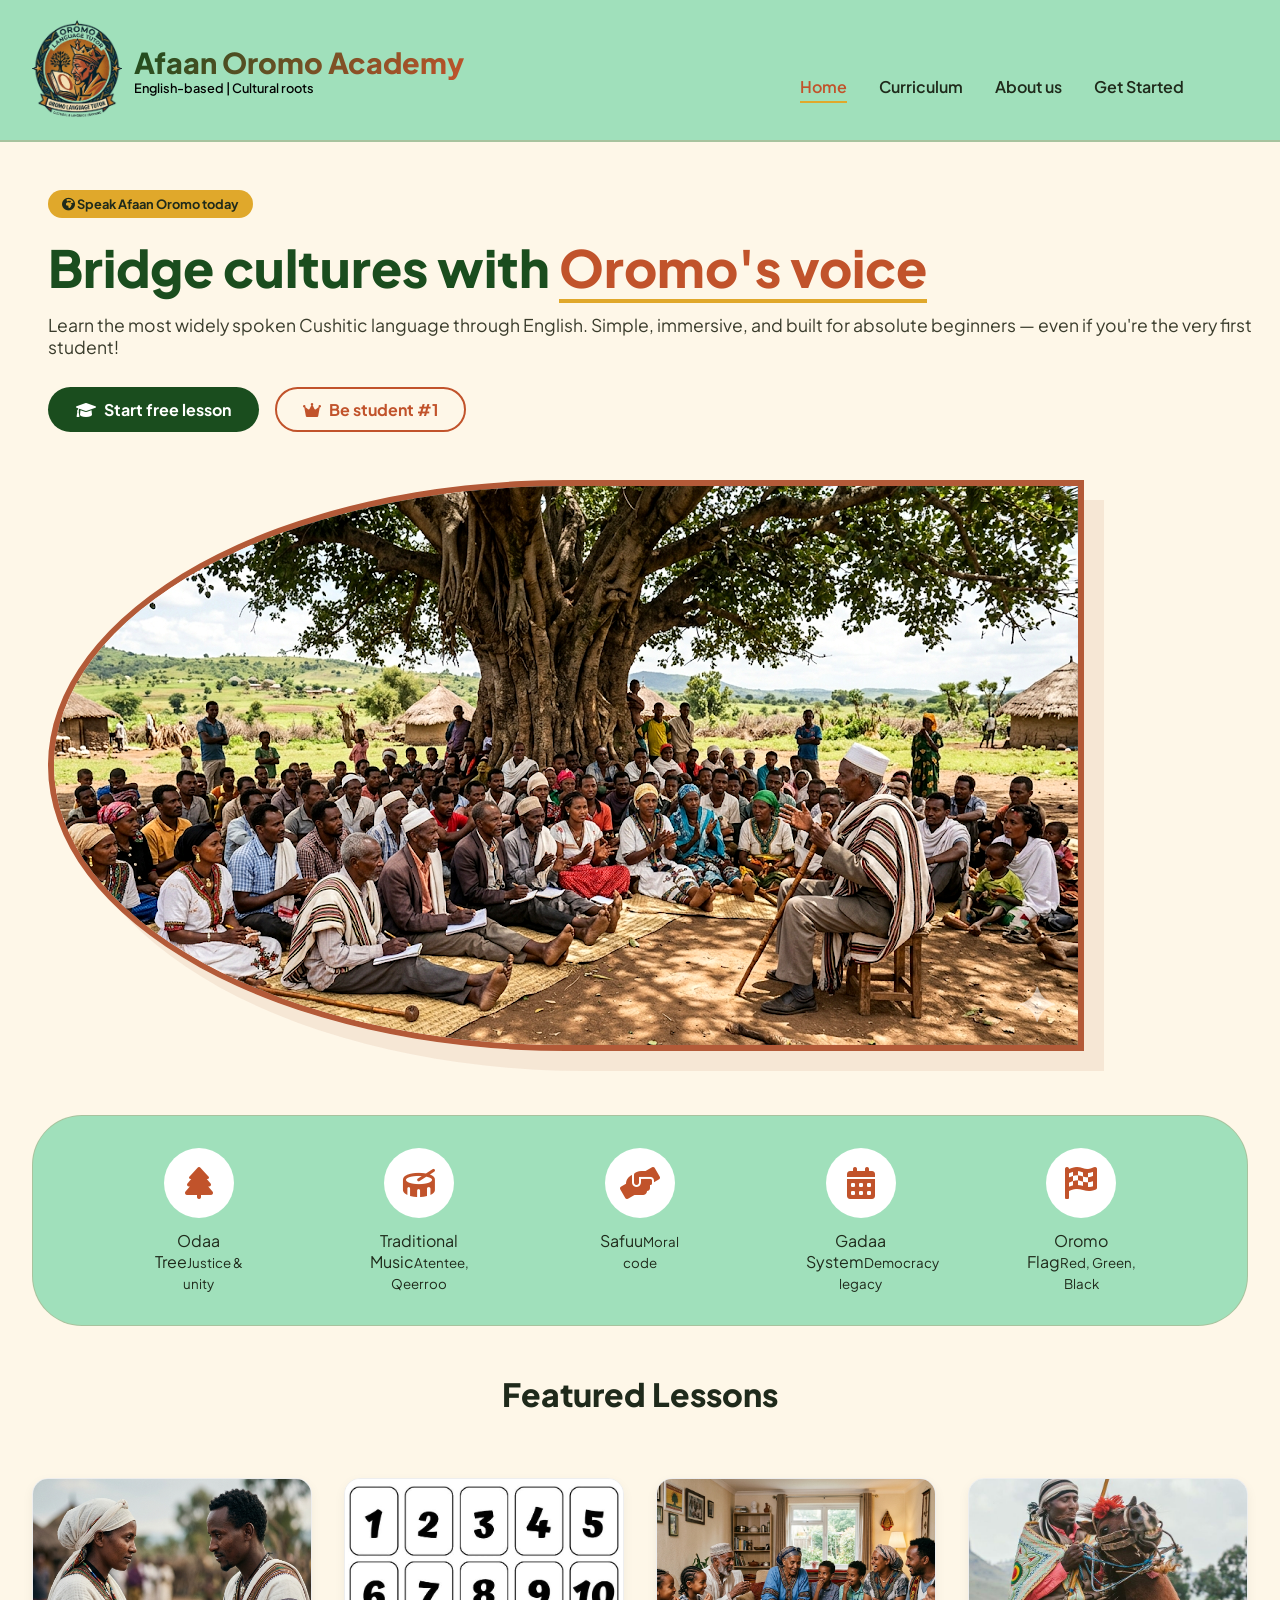
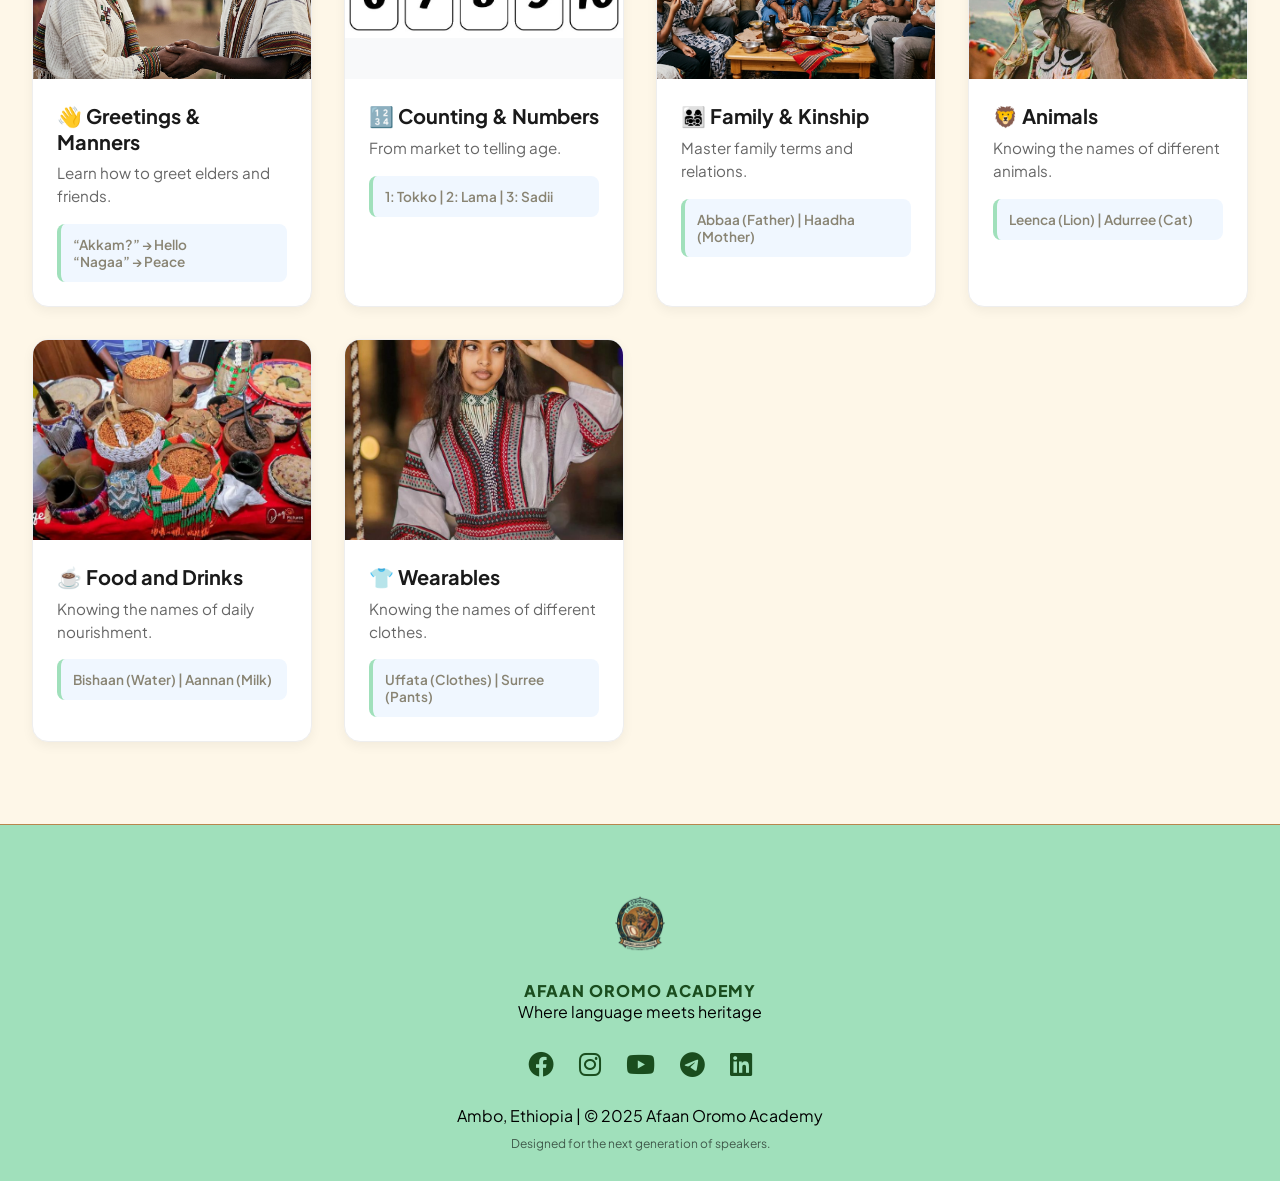
<file: index.html>
<!DOCTYPE html>
<html lang="en">
<head>
  <meta charset="UTF-8">
  <meta name="viewport" content="width=device-width, initial-scale=1.0, viewport-fit=cover">
  <title>Afaan Oromo Academy | Learn Oromo Language - Home</title>
  <link href="https://fonts.googleapis.com/css2?family=Plus+Jakarta+Sans:wght@300;400;500;600;700;800&display=swap" rel="stylesheet">
  <link rel="stylesheet" href="https://cdnjs.cloudflare.com/ajax/libs/font-awesome/6.0.0-beta3/css/all.min.css">
  <link rel="stylesheet" href="index1.css">
</head>
<body>
  <div class="container">
    <header>
      <div class="brand" onclick="location.href='index.html'">
        <div class="logo-container"><img src="gemni.png" alt="Logo"></div>
        <div><h1>Afaan Oromo Academy</h1><p> English-based | Cultural roots</p></div>
      </div>
      <div class="nav-links">
        <a href="index.html" class="active">Home</a>
        <a href="curriculum.html">Curriculum</a>
        <a href="about.html">About us</a>
        <a href="getstarted.html">Get Started</a>
      </div>
    </header>

    <div class="hero-split">
      <div class="hero-text">
        <div class="hero-badge"><i class="fas fa-globe-africa"></i> Speak Afaan Oromo today</div>
        <h2>Bridge cultures with <span>Oromo's voice</span></h2>
        <p>Learn the most widely spoken Cushitic language through English. Simple, immersive, and built for absolute beginners — even if you're the very first student!</p>
        <div class="btn-group">
          <a href="curriculum.html" class="btn-primary"><i class="fas fa-graduation-cap"></i> Start free lesson</a>
          <a href="getstarted.html" class="btn-secondary"><i class="fas fa-crown"></i> Be student #1</a>
        </div>
      </div>
      <div class="hero-image">
       <img src="image (1).png" alt="Hero Image">
      </div>
    </div>

    <div class="identity-strip">
      <div class="identity-item"><div class="identity-icon"><i class="fas fa-tree"></i></div><span>Odaa Tree</span><small>Justice & unity</small></div>
      <div class="identity-item"><div class="identity-icon"><i class="fas fa-drum"></i></div><span>Traditional Music</span><small>Atentee, Qeerroo</small></div>
      <div class="identity-item"><div class="identity-icon"><i class="fas fa-hands-helping"></i></div><span>Safuu</span><small>Moral code</small></div>
      <div class="identity-item"><div class="identity-icon"><i class="fas fa-calendar-alt"></i></div><span>Gadaa System</span><small>Democracy legacy</small></div>
      <div class="identity-item"><div class="identity-icon"><i class="fas fa-flag-checkered"></i></div><span>Oromo Flag</span><small>Red, Green, Black</small></div>
    </div>

    <div class="section-title" style="font-size: 2rem; text-align: center; margin-top: 3rem; margin-bottom: 2rem; font-weight: 800;">Featured Lessons</div>
    
    <div class="courses-grid">
      <div class="course-tile">
        <div class="tile-img-container">
          <img src="greeting.png" alt="Greetings">
        </div>
        <div class="tile-content">
          <h4>👋 Greetings & Manners</h4>
          <p>Learn how to greet elders and friends.</p>
          <div class="phrase-preview">“Akkam?” → Hello<br>“Nagaa” → Peace</div>
        </div>
      </div>

      <div class="course-tile">
        <div class="tile-img-container">
          <div id="img"><img src="dawload.jpeg" alt="Numbers"></div>
        </div>
        <div class="tile-content">
          <h4>🔢 Counting & Numbers</h4>
          <p>From market to telling age.</p>
          <div class="phrase-preview">1: Tokko | 2: Lama | 3: Sadii</div>
        </div>
      </div>

      <div class="course-tile">
        <div class="tile-img-container">
          <img src="image.png" alt="Family">
        </div>
        <div class="tile-content">
          <h4>👨‍👩‍👧‍👦 Family & Kinship</h4>
          <p>Master family terms and relations.</p>
          <div class="phrase-preview">Abbaa (Father) | Haadha (Mother)</div>
        </div>
      </div>

      <div class="course-tile">
        <div class="tile-img-container">
          <img src="horse.jpeg" alt="Animals">
        </div>
        <div class="tile-content">
          <h4>🦁 Animals</h4>
          <p>Knowing the names of different animals.</p>
          <div class="phrase-preview">Leenca (Lion) | Adurree (Cat)</div>
        </div>
      </div>

      <div class="course-tile">
        <div class="tile-img-container">
          <img src="foods.jpeg" alt="Food">
        </div>
        <div class="tile-content">
          <h4>☕ Food and Drinks</h4>
          <p>Knowing the names of daily nourishment.</p>
          <div class="phrase-preview">Bishaan (Water) | Aannan (Milk)</div>
        </div>
      </div>

      <div class="course-tile">
        <div class="tile-img-container">
          <img src="Ethiopia.jpeg" alt="Wearables">
        </div>
        <div class="tile-content">
          <h4>👕 Wearables</h4>
          <p>Knowing the names of different clothes.</p>
          <div class="phrase-preview">Uffata (Clothes) | Surree (Pants)</div>
        </div>
      </div>
    </div>
  </div>

  <footer>
   <div class="container">
      <img src="gemni.png" alt="Logo" class="footer-logo">
      <p style="font-weight: 800; color: var(--oro-forest); letter-spacing: 1px;">AFAAN OROMO ACADEMY</p>
      <p>Where language meets heritage</p>

      <div class="social-links">
        <a href="www.facebook.com" aria-label="Facebook"><i class="fab fa-facebook"></i></a>
        <a href="www.instagram.com" aria-label="Instagram"><i class="fab fa-instagram"></i></a>
        <a href="www.youtube.com" aria-label="YouTube"><i class="fab fa-youtube"></i></a>
        <a href="www.telgram.org" aria-label="Telegram"><i class="fab fa-telegram"></i></a>
        <a href="www.linkiden.com" aria-label="LinkedIn"><i class="fab fa-linkedin"></i></a>
      </div>

      <div class="footer-info">
        <p>Ambo, Ethiopia | &copy; 2025 Afaan Oromo Academy</p>
        <p style="font-size: 0.75rem; margin-top: 10px; opacity: 0.6;">Designed for the next generation of speakers.</p>
      </div>
    </div>
  </footer>
</body>
</html>
</file>
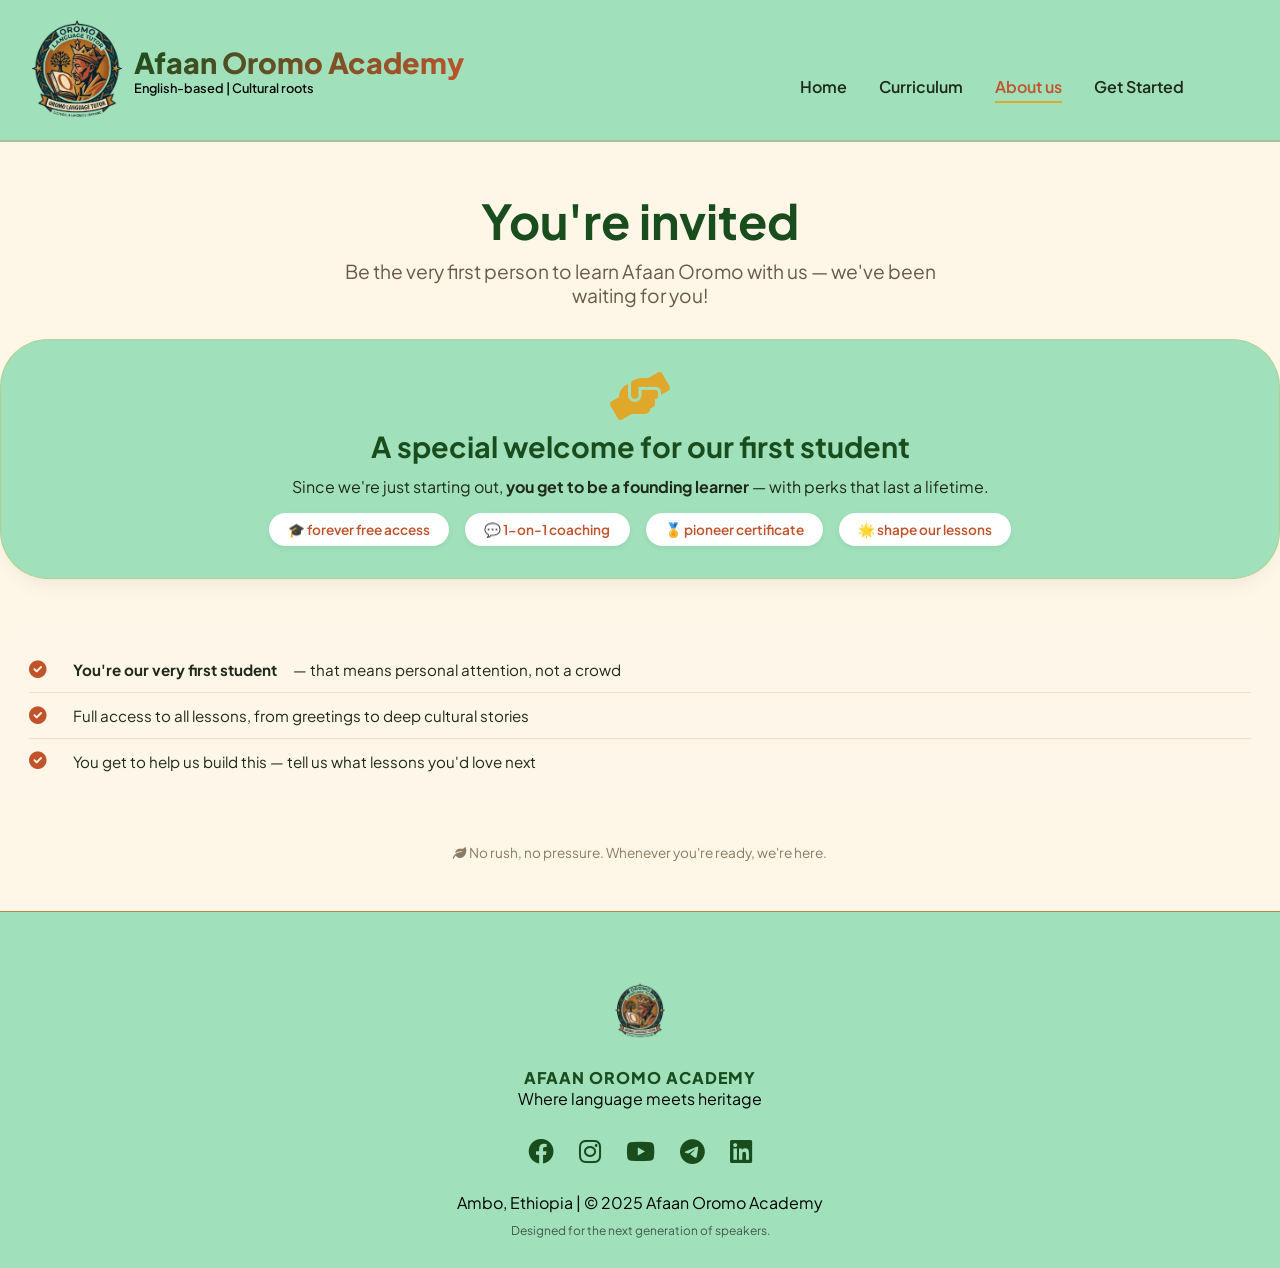
<file: about.html>
<!DOCTYPE html>
<html lang="en">
<head>
  <meta charset="UTF-8">
  <meta name="viewport" content="width=device-width, initial-scale=1.0">
  <title>Afaan Oromo Academy | Begin Your Language Journey</title>
  <link href="https://fonts.googleapis.com/css2?family=Plus+Jakarta+Sans:wght@300;400;500;600;700;800&display=swap" rel="stylesheet">
  <link rel="stylesheet" href="https://cdnjs.cloudflare.com/ajax/libs/font-awesome/6.0.0-beta3/css/all.min.css">
  <link rel="stylesheet" href="about.css">
</head>
<body>
  <div class="container">
    <!-- Header with navigation -->
    <header>
      <div class="brand" onclick="location.href='index.html'">
       <div class="logo-container"><img src="gemni.png"></div>
        <div>
          <h1>Afaan Oromo Academy</h1>
          <p>English-based | Cultural roots</p>
        </div>
      </div>
      <div class="nav-links">
        <a href="index.html">Home</a>
        <a href="curriculum.html">Curriculum</a>
        <a href="about.html" class="active">About us</a>
        <a href="getstarted.html" >Get Started</a>
      </div>
    </header>

    <!-- Warm welcome area -->
    <div class="welcome-section">
      <h1>You're invited </h1>
      <p class="subhead">Be the very first person to learn Afaan Oromo with us — we've been waiting for you!</p>
    </div>

    <!-- Friendly banner with benefits -->
    <div class="pioneer-banner">
      <i class="fas fa-hands-helping"></i>
      <h2>A special welcome for our first student</h2>
      <p style="margin-bottom: 0.75rem;">Since we're just starting out, <strong>you get to be a founding learner</strong> — with perks that last a lifetime.</p>
      <div class="benefit-tags">
        <span class="benefit-tag">🎓 forever free access</span>
        <span class="benefit-tag">💬 1-on-1 coaching</span>
        <span class="benefit-tag">🏅 pioneer certificate</span>
        <span class="benefit-tag">🌟 shape our lessons</span>
      </div>
    </div>
    <!-- Friendly reminder of what they get -->
    <div class="perks-card">
      <ul class="perks-list">
        <li><i class="fas fa-check-circle"></i> <strong>You're our very first student</strong> — that means personal attention, not a crowd</li>
        <li><i class="fas fa-check-circle"></i> Full access to all lessons, from greetings to deep cultural stories</li>
        <li><i class="fas fa-check-circle"></i> You get to help us build this — tell us what lessons you'd love next</li>
      </ul>
    </div>

    <div class="gentle-note">
      <i class="fas fa-leaf"></i> No rush, no pressure. Whenever you're ready, we're here. 
    </div>
  </div>

  <footer>
   <div class="container">
      <img src="gemni.png" alt="Logo" class="footer-logo">
      <p style="font-weight: 800; color: var(--oro-forest); letter-spacing: 1px;">AFAAN OROMO ACADEMY</p>
      <p>Where language meets heritage</p>

      <div class="social-links">
        <a href="www.facebook.com" aria-label="Facebook"><i class="fab fa-facebook"></i></a>
        <a href="www.instagram.com" aria-label="Instagram"><i class="fab fa-instagram"></i></a>
        <a href="www.youtube.com" aria-label="YouTube"><i class="fab fa-youtube"></i></a>
        <a href="www.telgram.org" aria-label="Telegram"><i class="fab fa-telegram"></i></a>
        <a href="www.linkiden.com" aria-label="LinkedIn"><i class="fab fa-linkedin"></i></a>
      </div>

      <div class="footer-info">
        <p>Ambo, Ethiopia | &copy; 2025 Afaan Oromo Academy</p>
        <p style="font-size: 0.75rem; margin-top: 10px; opacity: 0.6;">Designed for the next generation of speakers.</p>
      </div>
    </div>
  </footer>
</body>
</html>
</file>
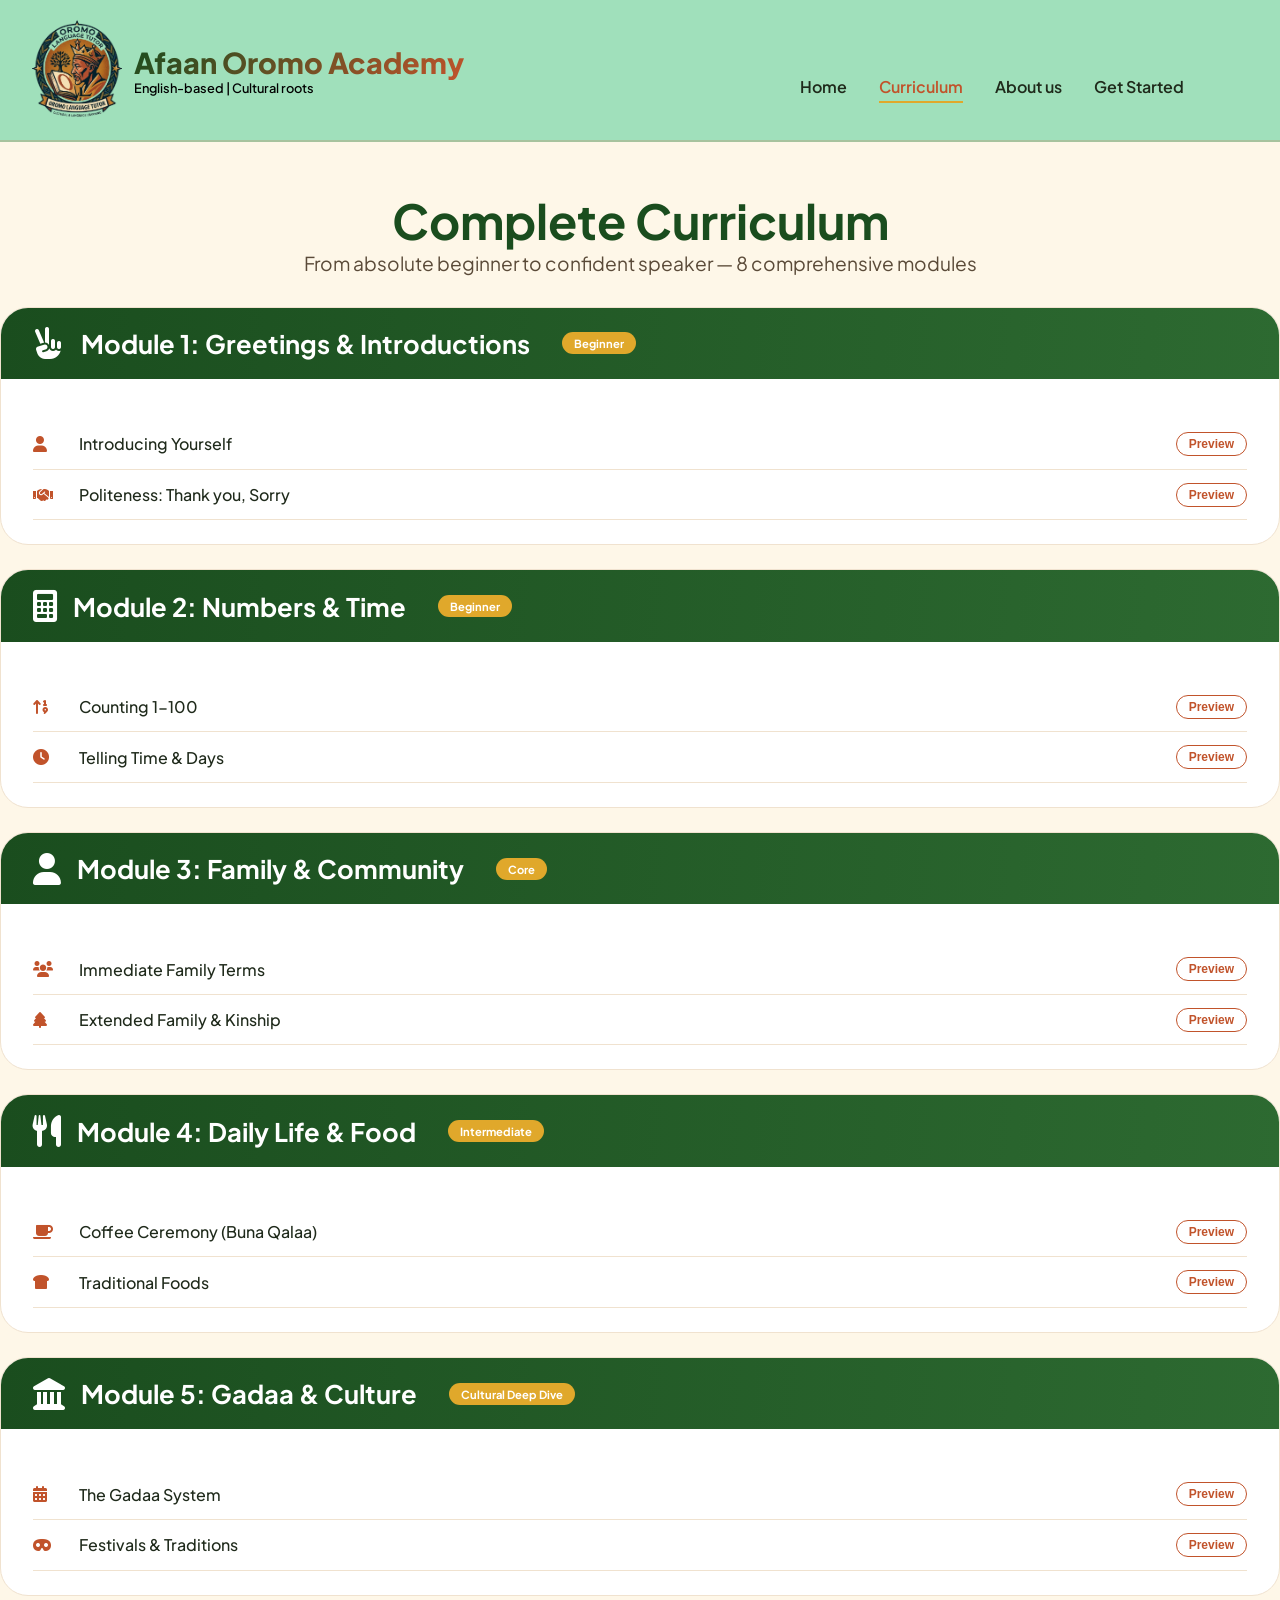
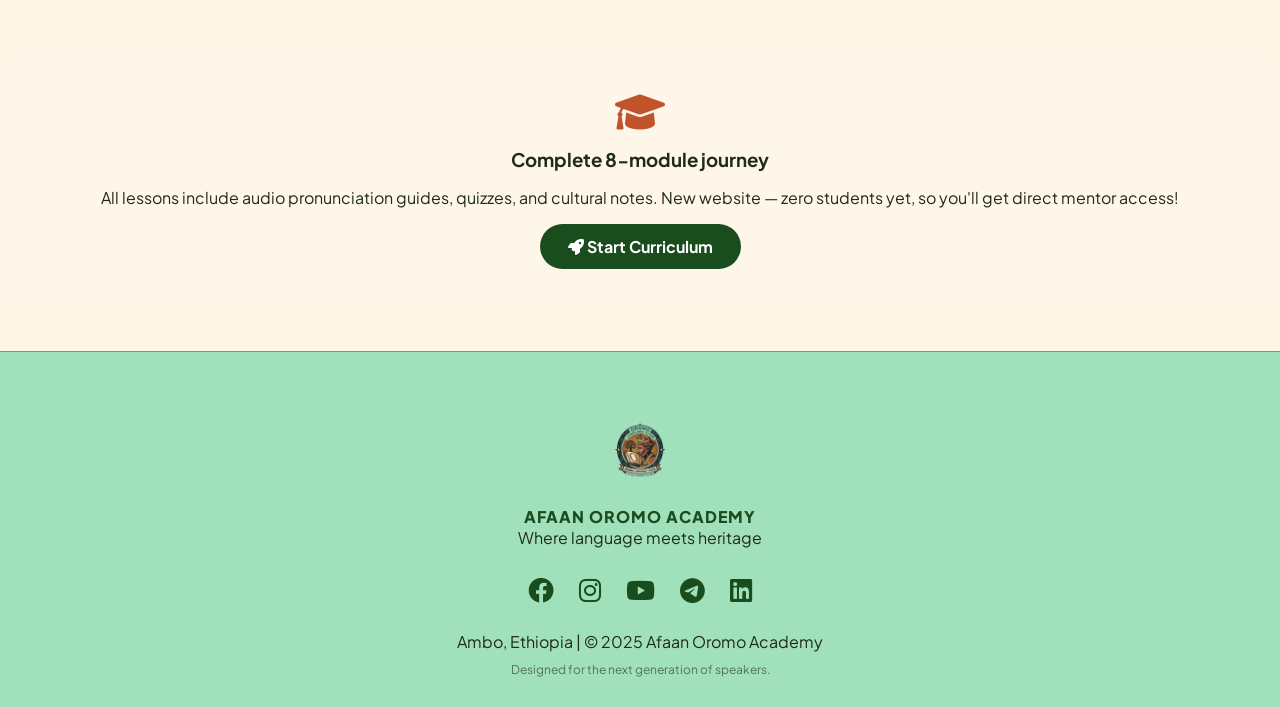
<file: curriculum.html>
<!DOCTYPE html>
<html lang="en">
<head>
  <meta charset="UTF-8">
  <meta name="viewport" content="width=device-width, initial-scale=1.0">
  <title>Afaan Oromo Academy | Full Curriculum</title>
  <link href="https://fonts.googleapis.com/css2?family=Plus+Jakarta+Sans:wght@300;400;500;600;700;800&display=swap" rel="stylesheet">
  <link rel="stylesheet" href="https://cdnjs.cloudflare.com/ajax/libs/font-awesome/6.0.0-beta3/css/all.min.css">
  <link rel="stylesheet" href="curiculum.css">
</head>
<body>
  <div class="container">
    <header>
      <div class="brand" onclick="location.href='index.html'">
        <div class="logo-container">
          <img src="gemni.png" alt="logo">
        </div>
        <div>
          <h1>Afaan Oromo Academy</h1>
          <p>English-based | Cultural roots</p>
        </div>
      </div>
      <div class="nav-links">
        <a href="index.html">Home</a>
        <a href="curriculum.html" class="active">Curriculum</a>
        <a href="about.html">About us</a>
        <a href="getstarted.html">Get Started</a>
      </div>
    </header>

    <div class="page-header">
      <h1>Complete Curriculum</h1>
      <p>From absolute beginner to confident speaker — 8 comprehensive modules</p>
    </div>

    <div class="curriculum-grid">
      <div class="module-card">
        <div class="module-header">
          <i class="fas fa-hand-peace"></i>
          <h2>Module 1: Greetings & Introductions</h2>
          <span class="level-badge">Beginner</span>
        </div>
        <div class="module-content">
          <ul class="lesson-list">
            <li>
              <i class="fas fa-user"></i>
              <span>Introducing Yourself</span>
              <button class="demo-btn" onclick="">Preview</button>
            </li>
            <li>
              <i class="fas fa-handshake"></i>
              <span>Politeness: Thank you, Sorry</span>
              <button class="demo-btn" onclick="">Preview</button>
            </li>
          </ul>
        </div>
      </div>

      <div class="module-card">
        <div class="module-header">
          <i class="fas fa-calculator"></i>
          <h2>Module 2: Numbers & Time</h2>
          <span class="level-badge">Beginner</span>
        </div>
        <div class="module-content">
          <ul class="lesson-list">
            <li>
              <i class="fas fa-sort-numeric-up"></i>
              <span>Counting 1-100</span>
               <button class="demo-btn" onclick="">Preview</button>
            </li>
            <li>
              <i class="fas fa-clock"></i>
              <span>Telling Time & Days</span>
               <button class="demo-btn" onclick="">Preview</button>
            </li>
          </ul>
        </div>
      </div>
      <div class="module-card">
        <div class="module-header">
          <i class="fas fa-user"></i>
          <h2>Module 3: Family & Community</h2>
          <span class="level-badge">Core</span>
        </div>
        <div class="module-content">
          <ul class="lesson-list">
            <li>
              <i class="fas fa-users"></i>
              <span>Immediate Family Terms</span>
             <button class="demo-btn" onclick="">Preview</button>
            </li>
            <li>
              <i class="fas fa-tree"></i>
              <span>Extended Family & Kinship</span>
           <button class="demo-btn" onclick="">Preview</button>
            </li>
          </ul>
        </div>
      </div>
      <div class="module-card">
        <div class="module-header">
          <i class="fas fa-utensils"></i>
          <h2>Module 4: Daily Life & Food</h2>
          <span class="level-badge">Intermediate</span>
        </div>
        <div class="module-content">
          <ul class="lesson-list">
            <li>
              <i class="fas fa-coffee"></i>
              <span>Coffee Ceremony (Buna Qalaa)</span>
              <button class="demo-btn" onclick="">Preview</button>
            </li>
            <li>
              <i class="fas fa-bread-slice"></i>
              <span>Traditional Foods</span>
               <button class="demo-btn" onclick="">Preview</button>
            </li>
          </ul>
        </div>
      </div>

      <div class="module-card">
        <div class="module-header">
          <i class="fas fa-landmark"></i>
          <h2>Module 5: Gadaa & Culture</h2>
          <span class="level-badge">Cultural Deep Dive</span>
        </div>
        <div class="module-content">
          <ul class="lesson-list">
            <li>
              <i class="fas fa-calendar-alt"></i>
              <span>The Gadaa System</span>
               <button class="demo-btn" onclick="">Preview</button>
            </li>
            <li>
              <i class="fas fa-mask"></i>
              <span>Festivals & Traditions</span>
              <button class="demo-btn" onclick="">Preview</button>
            </li>
          </ul>
        </div>
      </div>
    </div>

    <div style="background: var(--oro-cream); border-radius: 32px; padding: 2rem; text-align: center; margin-bottom: 2rem;">
      <i class="fas fa-graduation-cap" style="font-size: 2.5rem; color: var(--oro-terra);"></i>
      <h3 style="margin: 1rem 0;">Complete 8-module journey</h3>
      <p>All lessons include audio pronunciation guides, quizzes, and cultural notes. New website — zero students yet, so you'll get direct mentor access!</p>
      <a href="getstarted.html" class="btn-primary" style="display: inline-block; background: var(--oro-forest); color: white; padding: 12px 28px; border-radius: 60px; text-decoration: none; margin-top: 1rem; font-weight: 700;">
        <i class="fas fa-rocket"></i> Start Curriculum
      </a>
    </div>
  </div>

  <footer>
  <div class="container">
      <img src="gemni.png" alt="Logo" class="footer-logo">
      <p style="font-weight: 800; color: var(--oro-forest); letter-spacing: 1px;">AFAAN OROMO ACADEMY</p>
      <p>Where language meets heritage</p>

      <div class="social-links">
        <a href="www.facebook.com" aria-label="Facebook"><i class="fab fa-facebook"></i></a>
        <a href="www.instagram.com" aria-label="Instagram"><i class="fab fa-instagram"></i></a>
        <a href="www.youtube.com" aria-label="YouTube"><i class="fab fa-youtube"></i></a>
        <a href="www.telgram.org" aria-label="Telegram"><i class="fab fa-telegram"></i></a>
        <a href="www.linkiden.com" aria-label="LinkedIn"><i class="fab fa-linkedin"></i></a>
      </div>

      <div class="footer-info">
        <p>Ambo, Ethiopia | &copy; 2025 Afaan Oromo Academy</p>
        <p style="font-size: 0.75rem; margin-top: 10px; opacity: 0.6;">Designed for the next generation of speakers.</p>
      </div>
    </div>
  </footer>
</body>
</html>
</file>
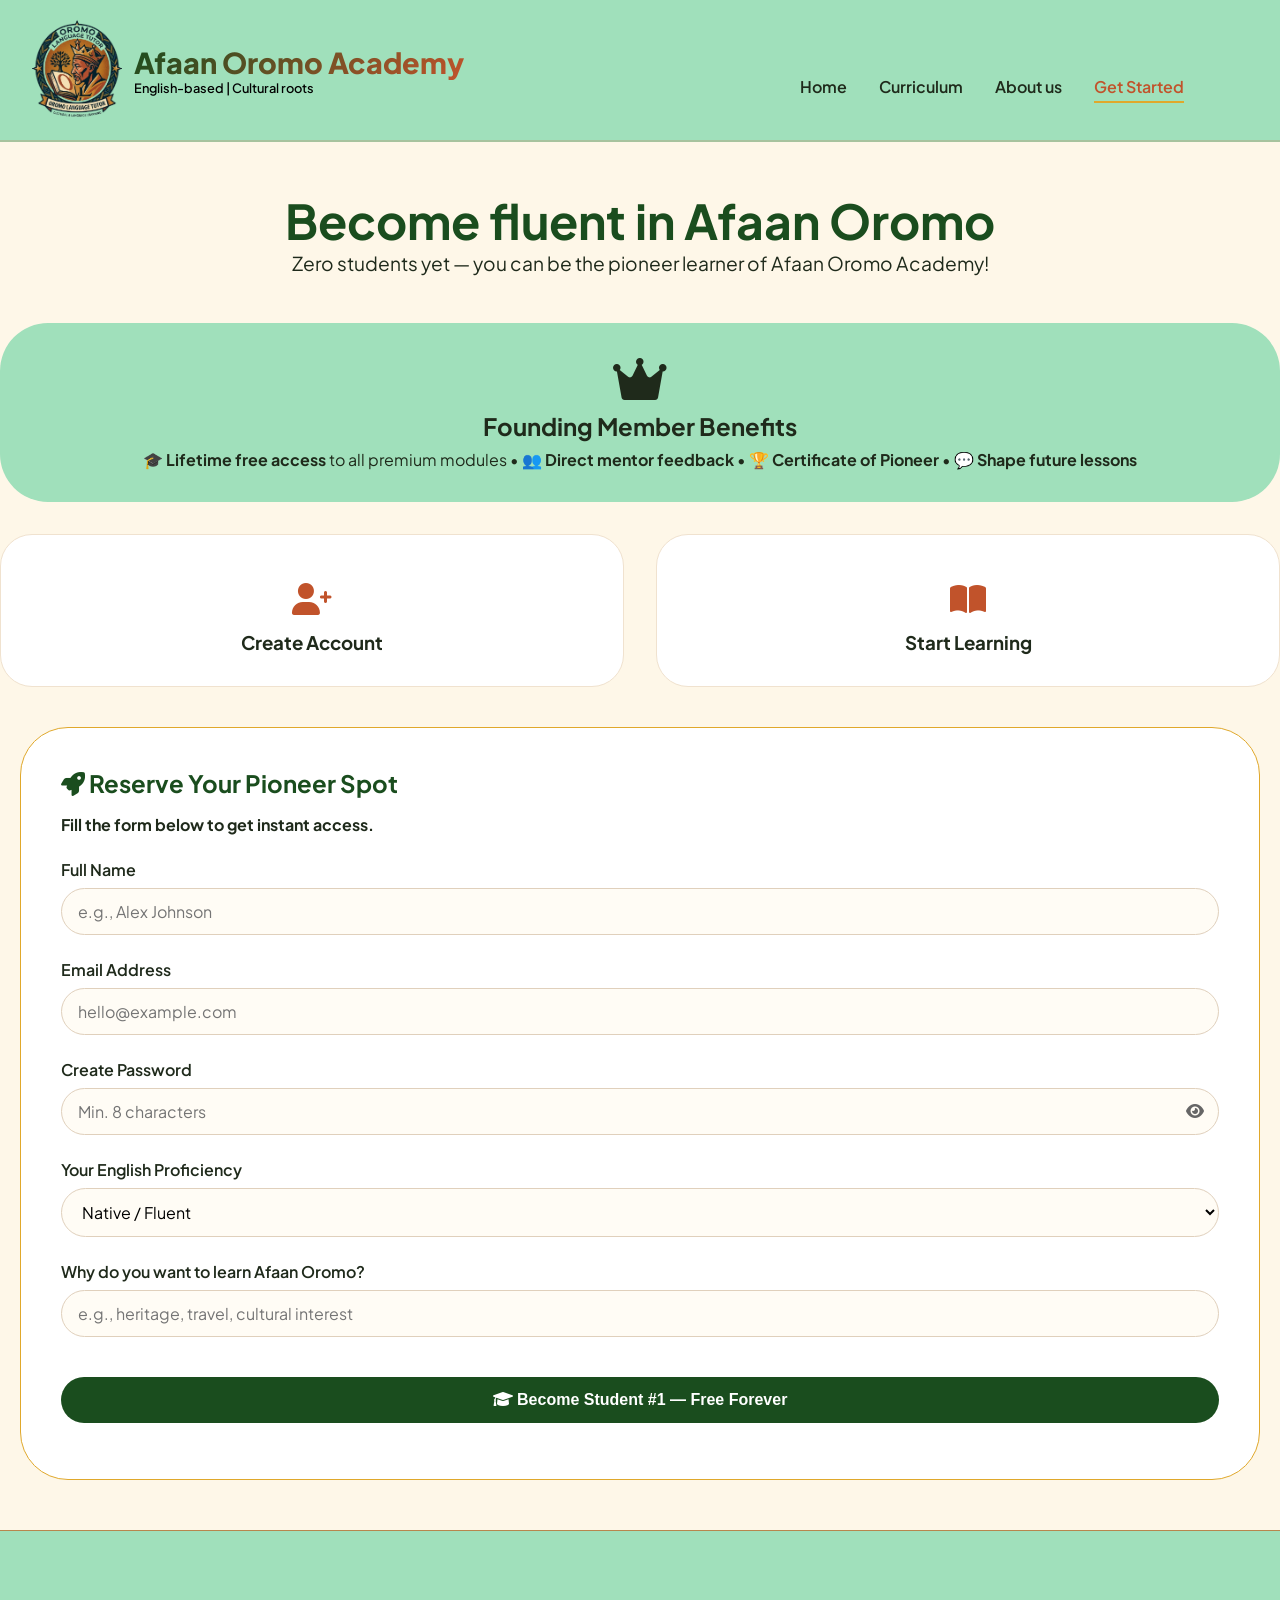
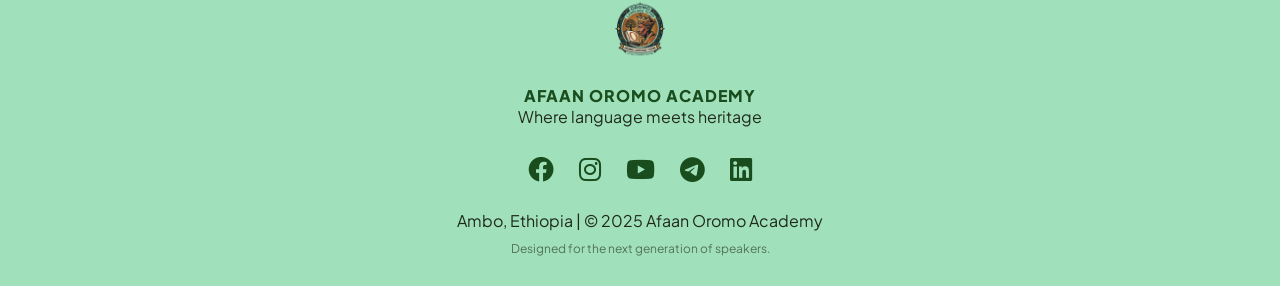
<file: getstarted.html>
<!DOCTYPE html>
<html lang="en">
<head>
  <meta charset="UTF-8">
  <meta name="viewport" content="width=device-width, initial-scale=1.0">
  <title>Afaan Oromo Academy | Get Started - Become a Student</title>
  <link href="https://fonts.googleapis.com/css2?family=Plus+Jakarta+Sans:wght@300;400;500;600;700;800&display=swap" rel="stylesheet">
  <link rel="stylesheet" href="https://cdnjs.cloudflare.com/ajax/libs/font-awesome/6.0.0-beta3/css/all.min.css">
  <link rel="stylesheet" href="get started.css">
  <style>
    .password-wrapper {
      position: relative;
      display: flex;
      align-items: center;
    }
    .password-wrapper i {
      position: absolute;
      right: 15px;
      cursor: pointer;
      color: #666;
    }
  </style>
</head>
<body>
  <div class="container">
    <header>
      <div class="brand" onclick="location.href='index.html'">
        <div class="logo-container">
          <img src="gemni.png" alt="Logo">
        </div>
        <div>
          <h1>Afaan Oromo Academy</h1>
          <p>English-based | Cultural roots</p>
        </div>
      </div>
      <div class="nav-links">
        <a href="index.html">Home</a>
        <a href="curriculum.html">Curriculum</a>
        <a href="about.html">About us</a>
        <a href="getstarted.html" class="active">Get Started</a>
      </div>
    </header>

    <div class="getstarted-hero">
      <h1>Become fluent in Afaan Oromo</h1>
      <p style="font-size: 1.2rem;">Zero students yet — you can be the pioneer learner of Afaan Oromo Academy!</p>
    </div>

    <div class="pioneer-banner">
      <i class="fas fa-crown" style="font-size: 3rem; color: #1F2A1B;"></i>
      <h2 style="margin: 0.5rem 0;">Founding Member Benefits</h2>
      <p>
        <strong>🎓 Lifetime free access</strong> to all premium modules • 
        <strong>👥 Direct mentor feedback</strong> • 
        <strong>🏆 Certificate of Pioneer</strong> • 
        <strong>💬 Shape future lessons</strong>
      </p>
    </div>

    <div class="steps-grid">
      <div class="step-card">
        <a href="#form-container" style="text-decoration: none; color: inherit;">
          <i class="fas fa-user-plus" style="font-size: 2rem; color: var(--oro-terra); margin: 1rem 0; display: block;"></i>
          <h3>Create Account</h3>
        </a>
      </div>
      <div class="step-card">
        <a href="curriculum.html" style="text-decoration: none; color: inherit;">
          <i class="fas fa-book-open" style="font-size: 2rem; color: var(--oro-terra); margin: 1rem 0; display: block;"></i>
          <h3>Start Learning</h3>
        </a>
      </div>
    </div>

    <div id="form-container">
      <h2 style="color: var(--oro-forest); margin-bottom: 1rem;">
        <i class="fas fa-rocket"></i> Reserve Your Pioneer Spot
      </h2>
      <p style="margin-bottom: 1.5rem;">
        <strong>Fill the form below to get instant access.</strong>
      </p>
      
      <form id="pioneerForm">
        <div class="form-group">
          <label>Full Name</label>
          <input type="text" id="name" placeholder="e.g., Alex Johnson" required>
        </div>
        
        <div class="form-group">
          <label>Email Address</label>
          <input type="email" id="email" placeholder="hello@example.com" required>
        </div>

        <div class="form-group">
          <label>Create Password</label>
          <div class="password-wrapper">
            <input type="password" id="password" placeholder="Min. 8 characters" required style="width: 100%;">
            <i class="fas fa-eye" id="togglePassword"></i>
          </div>
        </div>

        <div class="form-group">
          <label>Your English Proficiency</label>
          <select id="level">
            <option>Native / Fluent</option>
            <option>Advanced</option>
            <option>Intermediate</option>
            <option>Beginner</option>
          </select>
        </div>

        <div class="form-group">
          <label>Why do you want to learn Afaan Oromo?</label>
          <input type="text" id="reason" placeholder="e.g., heritage, travel, cultural interest">
        </div>

        <button type="submit" style="background: var(--oro-forest); color: white; border: none; padding: 14px 32px; border-radius: 60px; font-weight: 700; font-size: 1rem; cursor: pointer; width: 100%; margin-top: 1rem;">
          <i class="fas fa-graduation-cap"></i> Become Student #1 — Free Forever
        </button>
      </form>
      <p id="formMessage" style="margin-top: 1rem; text-align: center; color: var(--oro-terra); font-weight: 600;"></p>
    </div>
  </div>

  <footer>
    <div class="container">
      <img src="gemni.png" alt="Logo" class="footer-logo">
      <p style="font-weight: 800; color: var(--oro-forest); letter-spacing: 1px;">AFAAN OROMO ACADEMY</p>
      <p>Where language meets heritage</p>

      <div class="social-links">
        <a href="www.facebook.com" aria-label="Facebook"><i class="fab fa-facebook"></i></a>
        <a href="www.instagram.com" aria-label="Instagram"><i class="fab fa-instagram"></i></a>
        <a href="www.youtube.com" aria-label="YouTube"><i class="fab fa-youtube"></i></a>
        <a href="www.telgram.org" aria-label="Telegram"><i class="fab fa-telegram"></i></a>
        <a href="www.linkiden.com" aria-label="LinkedIn"><i class="fab fa-linkedin"></i></a>
      </div>

      <div class="footer-info">
        <p>Ambo, Ethiopia | &copy; 2025 Afaan Oromo Academy</p>
        <p style="font-size: 0.75rem; margin-top: 10px; opacity: 0.6;">Designed for the next generation of speakers.</p>
      </div>
    </div>
  </footer>
</file>
<file: index1.css>
* {
      margin: 0;
      padding: 0;
      box-sizing: border-box;
    }

    body {
      font-family: 'Plus Jakarta Sans', sans-serif;
      background: #FEF7E8;
      color: #1F2A1B;
      overflow-x: hidden;
    
    }

    :root {
      --oro-forest: #1A4D1E;
      --oro-terra: #C1532B;
      --oro-ebony: #1F2A1B;
      --oro-sand: #F2E5C2;
      --oro-gold: #E0A82B;
      --oro-cream: #FFF6EA;
    }

    .container {
      margin: 0 auto;
      position: relative;
      z-index: 2;
    }

    header {

       background: #a0e0bb;
      display: flex;
      justify-content: space-between;
      align-items: center;
      flex-wrap: wrap;
      padding:  0 2rem;
      gap: 1rem;
      border-bottom: 2px solid rgba(193, 83, 43, 0.2);
    }

    .brand {
      display: flex;
      align-items: center;
      gap: 12px;
      cursor: pointer;
    }
     .logo-container img {
     width:90px;
   }
    .brand h1 {
      font-size: 1.8rem;
      font-weight: 800;
      background: linear-gradient(135deg, var(--oro-forest), var(--oro-terra));
      background-clip: text;
      -webkit-background-clip: text;
      color: transparent;
    }

    .brand p {
      font-size: 0.8rem;
      font-weight: 550;
      color: black;
    }

    .nav-links {
      display: flex;
      gap: 2rem;
      padding-top:2.5rem;
      padding-right: 4rem;
    }

    .nav-links a {
      text-decoration: none;
      font-weight: 600;
      color: var(--oro-ebony);
      transition: 0.2s;
      padding-bottom: 4px;
    }

    .nav-links a:hover, .nav-links a.active {
      border-bottom: 2px solid var(--oro-gold);
      color: var(--oro-terra);
    }

    .hero-split {
      padding: 0rem 0rem 0rem 3rem;
      display: flex;
      flex-wrap: wrap;
      align-items: center;
      gap: 3rem;
      margin: 3rem 0 4rem;
    }

    .hero-text {
      flex: 1;
    }

    .hero-badge {
      background: var(--oro-gold);
      color: #1F2A1B;
      display: inline-block;
      padding: 6px 14px;
      border-radius: 40px;
      font-size: 0.8rem;
      font-weight: 700;
      margin-bottom: 1.2rem;
    }

    .hero-text h2 {
      font-size: 3.2rem;
      line-height: 1.2;
      font-weight: 800;
      color: var(--oro-forest);
      margin-bottom: 1rem;
    }

    .hero-text h2 span {
      color: var(--oro-terra);
      border-bottom: 4px solid var(--oro-gold);
    }

    .hero-text p {
      font-size: 1.1rem;
      color: #3a3c2c;
      margin: 1rem 0 1.8rem;
    }

   .hero-image {
  /* Use a smoother organic shape instead of a perfect oval */
  border-radius: 50% 0% 0% 50% / 50% 0% 0% 50%;
  overflow: hidden;
  border: 6px solid #b35a38; /* The reddish-brown from your logo */
  box-shadow: 20px 20px 0px rgba(179, 90, 56, 0.1); /* Subtle depth */
  transition: all 0.5s ease;
  
}

.hero-image img {
 filter: saturate(1.1) contrast(1.05); /* Makes the colors "pop" more */
  width: 100%;
  height: auto;
  display: block;
}

    .btn-group {
      display: flex;
      gap: 1rem;
      flex-wrap: wrap;
    }

    .btn-primary {
      background: var(--oro-forest);
      border: none;
      padding: 12px 28px;
      border-radius: 60px;
      font-weight: 700;
      color: white;
      cursor: pointer;
      transition: all 0.25s;
      display: inline-flex;
      align-items: center;
      gap: 8px;
      text-decoration: none;
    }

    .btn-primary:hover {
      background: #0e3a12;
      transform: translateY(-3px);
    }

    .btn-secondary {
      background: transparent;
      border: 2px solid var(--oro-terra);
      padding: 10px 26px;
      border-radius: 60px;
      font-weight: 700;
      color: var(--oro-terra);
      cursor: pointer;
      transition: 0.2s;
      text-decoration: none;
      display: inline-flex;
      align-items: center;
      gap: 8px;
    }

    .btn-secondary:hover {
      background: var(--oro-terra);
      color: white;
    }

    .identity-strip {
      background:#a0e0bb;
      border-radius: 50px;
      padding: 2rem 1.5rem;
      margin: 2rem 2rem;
      display: flex;
      flex-wrap: wrap;
      justify-content: space-evenly;
      gap: 1.5rem;
      border: 1px solid rgba(193,83,43,0.2);
    }

    .identity-item {
      text-align: center;
      width: 110px;
    }

    .identity-icon {
      background: white;
      width: 70px;
      height: 70px;
      margin: 0 auto 12px;
      display: flex;
      align-items: center;
      justify-content: center;
      border-radius: 50%;
      font-size: 2rem;
      color: var(--oro-terra);
    }
    .pioneer-badge {
      background: var(--oro-gold);
      color: #1F2A1B;
      padding: 6px 18px;
      border-radius: 50px;
      font-weight: bold;
      display: inline-block;
      margin-top: 1rem;
    }
.courses-grid {
  display: grid;
  grid-template-columns: repeat(auto-fit, minmax(280px, 1fr));
  gap: 2rem;
  padding: 2rem;
}
.course-tile {
  background: #ffffff;
  border-radius: 16px;
  overflow: hidden;
  display: flex;
  flex-direction: column;
  transition: transform 0.3s ease, box-shadow 0.3s ease;
  border: 1px solid #eee;
  box-shadow: 0 4px 12px rgba(0, 0, 0, 0.05);
  cursor: pointer;
}
.course-tile:hover {
  transform: translateY(-8px);
  box-shadow: 0 12px 24px rgba(0, 0, 0, 0.15);
}
.tile-img-container {
  background-size: cover;
  width: 100%;
  height: 200px; /* Fixed height for uniformity */
  overflow: hidden;
  background-color: #f8f9fa;
}

.tile-img-container img {
  width: 100%;
  height: 100%;
  object-fit: cover; 
  transition: transform 0.5s ease;
}

.course-tile:hover .tile-img-container img {
  transform: scale(1.1); 
}
.tile-content {
  padding: 1.5rem;
  flex-grow: 1;
}

.tile-content h4 {
  margin: 0 0 0.5rem 0;
  font-size: 1.25rem;
  color: #1a1a1a;
  font-weight: 700;
}

.tile-content p {
  color: #666;
  font-size: 0.95rem;
  line-height: 1.5;
  margin-bottom: 1rem;
}
.phrase-preview {
  background: #f0f7ff;
  color: #898473;
  padding: 0.75rem;
  border-radius: 8px;
  font-size: 0.85rem;
  font-weight: 600;
  border-left: 4px solid  #a0e0bb;
}
    .community-note {
      background: var(--oro-ebony);
      border-radius: 48px;
      padding: 2.5rem;
      margin: 3rem 0;
      color: #FEF2DF;
      text-align: center;
    }

    .flag-bar {
      display: flex;
      justify-content: flex;
      gap: 12px;
      margin-top: 1.5rem;
    }

    .flag-piece {
      width: 55px;
      height: 12px;
      border-radius: 20px;
    }

     footer {
  background:#a0e0bb;
  color: #000000;
  text-align: center;
  padding: 2rem;
  border-top: 2px solid var(--oro-gold);
  margin-top: 2rem;
}

   footer {
  background-color: #a0e0bb;
  padding: 60px 20px 30px;
  text-align: center;
  border-top: 1px solid #b8864d;
  margin-top: 50px;
}

.footer-content {
  max-width: 800px;
  margin: 0 auto;
}

.footer-logo {
  width: 50px;
  height: auto;
  margin-bottom: 15px;
  filter: grayscale(20%); /* Softens the logo for the footer */
}

.footer-brand-name {
  font-weight: 800;
  color: var(--oro-forest, #1F2A1B);
  letter-spacing: 1px;
  text-transform: uppercase;
  margin-bottom: 5px;
}

.footer-tagline {
  font-size: 0.95rem;
  color: #555555;
  margin-bottom: 25px;
}

/* Social Media Section */
.social-links {
  margin: 25px 0;
  display: flex;
  justify-content: center;
  gap: 25px; /* Space between icons */
}

.social-links a {
  color: var(--oro-forest, #1F2A1B);
  font-size: 1.6rem;
  transition: all 0.3s ease;
  text-decoration: none;
}

/* Hover Effects */
.social-links a:hover {
  color: var(--oro-terra, #8B4513);
  transform: translateY(-5px); /* Lift effect */
}

/* Bottom Copyright Section */
.footer-bottom {
  margin-top: 30px;
  padding-top: 20px;
  border-top: 1px solid #c2a17b;
  font-size: 0.85rem;
  color: #888888;
}
.footer-location {
  display: flex;
  align-items: center;
  justify-content: center;
  gap: 5px;
  margin-bottom: 10px;
}

/* Responsive adjustments */
@media (max-width: 480px) {
  .social-links {
    gap: 15px;
  }
  
  .social-links a {
    font-size: 1.3rem;
  }
}
</file>
<file: about.css>
* {
      margin: 0;
      padding: 0;
      box-sizing: border-box;
    }

    body {
      font-family: 'Plus Jakarta Sans', sans-serif;
      background: #FEF7E8;
      color: #1F2A1B;
      overflow-x: hidden;
    
    }

    :root {
      --oro-forest: #1A4D1E;
      --oro-terra: #C1532B;
      --oro-ebony: #1F2A1B;
      --oro-sand: #F2E5C2;
      --oro-gold: #E0A82B;
      --oro-cream: #FFF6EA;
    }

    .container {
      margin: 0 auto;
      position: relative;
      z-index: 2;
    }

    header {

       background: #a0e0bb;
      display: flex;
      justify-content: space-between;
      align-items: center;
      flex-wrap: wrap;
      padding:  0 2rem;
      gap: 1rem;
      border-bottom: 2px solid rgba(193, 83, 43, 0.2);
    }

    .brand {
      display: flex;
      align-items: center;
      gap: 12px;
      cursor: pointer;
    }
     .logo-container img {
     width:90px;
   }
    .brand h1 {
      font-size: 1.8rem;
      font-weight: 800;
      background: linear-gradient(135deg, var(--oro-forest), var(--oro-terra));
      background-clip: text;
      -webkit-background-clip: text;
      color: transparent;
    }

    .brand p {
      font-size: 0.8rem;
      font-weight: 550;
      color: black;
    }

    .nav-links {
      display: flex;
      gap: 2rem;
      padding-top:2.5rem;
      padding-right: 4rem;
    }

    .nav-links a {
      text-decoration: none;
      font-weight: 600;
      color: var(--oro-ebony);
      transition: 0.2s;
      padding-bottom: 4px;
    }

    .nav-links a:hover, .nav-links a.active {
      border-bottom: 2px solid var(--oro-gold);
      color: var(--oro-terra);
    }


    .welcome-section {
      text-align: center;
      margin: 3rem 0 2rem;
    }

    .welcome-section h1 {
      font-size: 3rem;
      color: var(--oro-forest);
      margin-bottom: 0.5rem;
    }

    .welcome-section .subhead {
      font-size: 1.2rem;
      color: #6B5A48;
      max-width: 600px;
      margin: 0 auto;
    }

    /* Pioneer Banner - Friendly & Exciting */
    .pioneer-banner {
      background:  #a0e0bb;
      border-radius: 48px;
      padding: 2rem 2rem;
      text-align: center;
      margin-bottom: 2.5rem;
      border: 1px solid rgba(224, 168, 43, 0.3);
      box-shadow: 0 12px 24px -12px rgba(0, 0, 0, 0.1);
    }

    .pioneer-banner i {
      font-size: 3rem;
      color: var(--oro-gold);
      margin-bottom: 0.5rem;
    }

    .pioneer-banner h2 {
      font-size: 1.8rem;
      color: var(--oro-forest);
      margin-bottom: 0.75rem;
    }

    .benefit-tags {
      display: flex;
      flex-wrap: wrap;
      justify-content: center;
      gap: 1rem;
      margin-top: 1rem;
    }

    .benefit-tag {
      background: white;
      padding: 0.5rem 1.2rem;
      border-radius: 40px;
      font-size: 0.85rem;
      font-weight: 600;
      color: var(--oro-terra);
      box-shadow: 0 2px 6px rgba(0, 0, 0, 0.05);
    }

    /* Steps - Simple & Clear */
    .steps-section {
      margin: 3rem 0;
    }

    .steps-section h3 {
      text-align: center;
      font-size: 1.8rem;
      color: var(--oro-forest);
      margin-bottom: 2rem;
    }

    .steps-grid {
      display: grid;
      grid-template-columns: repeat(auto-fit, minmax(240px, 1fr));
      gap: 2rem;
    }

    .step-card {
      background: white;
      border-radius: 32px;
      padding: 2rem 1.5rem;
      text-align: center;
      border: 1px solid #F0E2CF;
      transition: all 0.25s ease;
    }

    .step-card:hover {
      transform: translateY(-5px);
      box-shadow: 0 20px 30px -12px rgba(0, 0, 0, 0.1);
      border-color: var(--oro-gold);
    }

    .step-number {
      background: var(--oro-forest);
      color: white;
      width: 48px;
      height: 48px;
      border-radius: 30px;
      display: flex;
      align-items: center;
      justify-content: center;
      font-size: 1.4rem;
      font-weight: bold;
      margin: 0 auto 1rem;
    }

    .step-card i {
      font-size: 2rem;
      color: var(--oro-terra);
      margin: 0.75rem 0;
      display: block;
    }

    .step-card h4 {
      font-size: 1.3rem;
      margin-bottom: 0.5rem;
      color: var(--oro-forest);
    }

    .step-card p {
      color: #6B5A48;
      font-size: 0.9rem;
    }

    /* Registration Form - Friendly & Approachable */
    #form-container {
      background: white;
      border-radius: 48px;
      padding: 2.5rem;
      margin: 2rem 0;
      border: 1px solid #F0E2CF;
      box-shadow: 0 12px 28px -12px rgba(0, 0, 0, 0.08);
    }

    .form-container h2 {
      color: var(--oro-forest);
      margin-bottom: 0.5rem;
      font-size: 1.8rem;
    }

    .form-container .form-intro {
      color: #6B5A48;
      margin-bottom: 1.8rem;
      font-size: 1rem;
    }

    .form-group {
      margin-bottom: 1.5rem;
    }

    .form-group label {
      display: block;
      font-weight: 600;
      margin-bottom: 0.5rem;
      color: var(--oro-ebony);
    }

    .form-group input,
    .form-group select,
    .form-group textarea {
      width: 100%;
      padding: 12px 18px;
      border: 1px solid #E0D0BC;
      border-radius: 60px;
      font-family: inherit;
      font-size: 1rem;
      background: #FFFCF5;
      transition: all 0.2s;
    }

    .form-group input:focus,
    .form-group select:focus,
    .form-group textarea:focus {
      outline: none;
      border-color: var(--oro-gold);
      box-shadow: 0 0 0 3px rgba(224, 168, 43, 0.2);
    }

    .form-group textarea {
      border-radius: 24px;
      resize: vertical;
      min-height: 80px;
    }

    .submit-btn {
      background: var(--oro-forest);
      color: white;
      border: none;
      padding: 14px 32px;
      border-radius: 60px;
      font-weight: 700;
      font-size: 1rem;
      cursor: pointer;
      width: 100%;
      transition: all 0.2s;
      display: flex;
      align-items: center;
      justify-content: center;
      gap: 10px;
    }

    .submit-btn:hover {
      background: #0e3a12;
      transform: translateY(-2px);
      box-shadow: 0 8px 18px rgba(26, 77, 30, 0.25);
    }

    .form-message {
      margin-top: 1.2rem;
      text-align: center;
      font-weight: 500;
      padding: 0.8rem;
      border-radius: 60px;
      background: #F5F0E8;
      color: var(--oro-terra);
    }

    /* Perks List - Human Touch */
    .perks-card {
      background: var(--oro-cream);
      border-radius: 32px;
      padding: 1.8rem;
      margin: 2rem 0;
    }

    .perks-list {
      list-style: none;
    }

    .perks-list li {
      padding: 0.8rem 0;
      border-bottom: 1px solid rgba(193, 83, 43, 0.15);
      display: flex;
      align-items: center;
      gap: 1rem;
      font-size: 0.95rem;
    }

    .perks-list li:last-child {
      border-bottom: none;
    }

    .perks-list li i {
      color: var(--oro-terra);
      width: 28px;
      font-size: 1.1rem;
    }

    /* Small Note */
    .gentle-note {
      text-align: center;
      margin: 2rem 0 1rem;
      font-size: 0.85rem;
      color: #8B7A64;
    }

    footer {
  background:#a0e0bb;
  color: #000000;
  text-align: center;
  padding: 2rem;
  border-top: 2px solid var(--oro-gold);
  margin-top: 2rem;
}

   footer {
  background-color: #a0e0bb;
  padding: 60px 20px 30px;
  text-align: center;
  border-top: 1px solid #b8864d;
  margin-top: 50px;
}

.footer-content {
  max-width: 800px;
  margin: 0 auto;
}

.footer-logo {
  width: 50px;
  height: auto;
  margin-bottom: 15px;
  filter: grayscale(20%); /* Softens the logo for the footer */
}

.footer-brand-name {
  font-weight: 800;
  color: var(--oro-forest, #1F2A1B);
  letter-spacing: 1px;
  text-transform: uppercase;
  margin-bottom: 5px;
}

.footer-tagline {
  font-size: 0.95rem;
  color: #555555;
  margin-bottom: 25px;
}

/* Social Media Section */
.social-links {
  margin: 25px 0;
  display: flex;
  justify-content: center;
  gap: 25px; /* Space between icons */
}

.social-links a {
  color: var(--oro-forest, #1F2A1B);
  font-size: 1.6rem;
  transition: all 0.3s ease;
  text-decoration: none;
}

/* Hover Effects */
.social-links a:hover {
  color: var(--oro-terra, #8B4513);
  transform: translateY(-5px); /* Lift effect */
}

/* Bottom Copyright Section */
.footer-bottom {
  margin-top: 30px;
  padding-top: 20px;
  border-top: 1px solid #c2a17b;
  font-size: 0.85rem;
  color: #888888;
}
.footer-location {
  display: flex;
  align-items: center;
  justify-content: center;
  gap: 5px;
  margin-bottom: 10px;
}

/* Responsive adjustments */
@media (max-width: 480px) {
  .social-links {
    gap: 15px;
  }
  
  .social-links a {
    font-size: 1.3rem;
  }
}
</file>
<file: curiculum.css>
* {
      margin: 0;
      padding: 0;
      box-sizing: border-box;
    }

    body {
      font-family: 'Plus Jakarta Sans', sans-serif;
      background: #FEF7E8;
      color: #1F2A1B;
      overflow-x: hidden;
    
    }

    :root {
      --oro-forest: #1A4D1E;
      --oro-terra: #C1532B;
      --oro-ebony: #1F2A1B;
      --oro-sand: #F2E5C2;
      --oro-gold: #E0A82B;
      --oro-cream: #FFF6EA;
    }

    .container {
      margin: 0 auto;
      position: relative;
      z-index: 2;
    }

    header {

       background: #a0e0bb;
      display: flex;
      justify-content: space-between;
      align-items: center;
      flex-wrap: wrap;
      padding:  0 2rem;
      gap: 1rem;
      border-bottom: 2px solid rgba(193, 83, 43, 0.2);
    }

    .brand {
      display: flex;
      align-items: center;
      gap: 12px;
      cursor: pointer;
    }
     .logo-container img {
     width:90px;
   }
    .brand h1 {
      font-size: 1.8rem;
      font-weight: 800;
      background: linear-gradient(135deg, var(--oro-forest), var(--oro-terra));
      background-clip: text;
      -webkit-background-clip: text;
      color: transparent;
    }

    .brand p {
      font-size: 0.8rem;
      font-weight: 550;
      color: black;
    }

    .nav-links {
      display: flex;
      gap: 2rem;
      padding-top:2.5rem;
      padding-right: 4rem;
    }

    .nav-links a {
      text-decoration: none;
      font-weight: 600;
      color: var(--oro-ebony);
      transition: 0.2s;
      padding-bottom: 4px;
    }

    .nav-links a:hover, .nav-links a.active {
      border-bottom: 2px solid var(--oro-gold);
      color: var(--oro-terra);
    }

  .page-header {
    text-align: center;
    margin: 3rem 0 2rem;
  }

  .page-header h1 {
    font-size: 3rem;
    color: var(--oro-forest);
  }

  .page-header p {
    font-size: 1.2rem;
    color: #5a4a38;
  }

  .curriculum-grid {
    display: flex;
    flex-direction: column;
    gap: 1.5rem;
    margin: 2rem 0 4rem;
  }

  .module-card {
    background: white;
    border-radius: 28px;
    overflow: hidden;
    border: 1px solid #F0E2CF;
    transition: 0.2s;
  }

  .module-card:hover {
    transform: translateX(8px);
    box-shadow: 0 12px 24px rgba(0, 0, 0, 0.08);
  }

  .module-header {
    background: linear-gradient(95deg, var(--oro-forest), #2d6a31);
    padding: 1.2rem 2rem;
    color: white;
    display: flex;
    align-items: center;
    gap: 1rem;
  }

  .module-header i {
    font-size: 2rem;
  }

  .module-header h2 {
    font-size: 1.6rem;
  }

  .module-content {
    padding: 1.5rem 2rem;
  }

  .lesson-list {
    list-style: none;
    margin-top: 1rem;
  }

  .lesson-list li {
    padding: 0.8rem 0;
    border-bottom: 1px solid #F0E2CF;
    display: flex;
    align-items: center;
    gap: 1rem;
  }

  .lesson-list li i {
    color: var(--oro-terra);
    width: 30px;
  }

  .lesson-list li span {
    flex: 1;
    font-weight: 500;
  }

  .lesson-list li small {
    color: #8b765c;
    font-size: 0.85rem;
  }

  .demo-btn {
    background: none;
    border: 1.5px solid var(--oro-terra);
    padding: 4px 12px;
    border-radius: 30px;
    font-size: 0.75rem;
    font-weight: 600;
    cursor: pointer;
    transition: 0.2s;
    color: var(--oro-terra);
  }

  .demo-btn:hover {
    background: var(--oro-terra);
    color: white;
  }

  .level-badge {
    display: inline-block;
    background: var(--oro-gold);
    padding: 4px 12px;
    border-radius: 30px;
    font-size: 0.7rem;
    font-weight: bold;
    margin-left: 1rem;
  }
footer {
  background-color: #a0e0bb;
  padding: 60px 20px 30px;
  text-align: center;
  border-top: 1px solid #b8864d;
  margin-top: 50px;
}

.footer-content {
  max-width: 800px;
  margin: 0 auto;
}

.footer-logo {
  width: 50px;
  height: auto;
  margin-bottom: 15px;
  filter: grayscale(20%); /* Softens the logo for the footer */
}

.footer-brand-name {
  font-weight: 800;
  color: var(--oro-forest, #1F2A1B);
  letter-spacing: 1px;
  text-transform: uppercase;
  margin-bottom: 5px;
}

.footer-tagline {
  font-size: 0.95rem;
  color: #555555;
  margin-bottom: 25px;
}

/* Social Media Section */
.social-links {
  margin: 25px 0;
  display: flex;
  justify-content: center;
  gap: 25px; /* Space between icons */
}

.social-links a {
  color: var(--oro-forest, #1F2A1B);
  font-size: 1.6rem;
  transition: all 0.3s ease;
  text-decoration: none;
}

/* Hover Effects */
.social-links a:hover {
  color: var(--oro-terra, #8B4513);
  transform: translateY(-5px); /* Lift effect */
}

/* Bottom Copyright Section */
.footer-bottom {
  margin-top: 30px;
  padding-top: 20px;
  border-top: 1px solid #c2a17b;
  font-size: 0.85rem;
  color: #888888;
}

.footer-location {
  display: flex;
  align-items: center;
  justify-content: center;
  gap: 5px;
  margin-bottom: 10px;
}

/* Responsive adjustments */
@media (max-width: 480px) {
  .social-links {
    gap: 15px;
  }
  
  .social-links a {
    font-size: 1.3rem;
  }
}
</file>
<file: get started.css>
* {
      margin: 0;
      padding: 0;
      box-sizing: border-box;
    }

    body {
      font-family: 'Plus Jakarta Sans', sans-serif;
      background: #FEF7E8;
      color: #1F2A1B;
      overflow-x: hidden;
    
    }

    :root {
      --oro-forest: #1A4D1E;
      --oro-terra: #C1532B;
      --oro-ebony: #1F2A1B;
      --oro-sand: #F2E5C2;
      --oro-gold: #E0A82B;
      --oro-cream: #FFF6EA;
    }

    .container {
      margin: 0 auto;
      position: relative;
      z-index: 2;
    }

    header {

       background: #a0e0bb;
      display: flex;
      justify-content: space-between;
      align-items: center;
      flex-wrap: wrap;
      padding:  0 2rem;
      gap: 1rem;
      border-bottom: 2px solid rgba(193, 83, 43, 0.2);
    }

    .brand {
      display: flex;
      align-items: center;
      gap: 12px;
      cursor: pointer;
    }
     .logo-container img {
     width:90px;
   }
    .brand h1 {
      font-size: 1.8rem;
      font-weight: 800;
      background: linear-gradient(135deg, var(--oro-forest), var(--oro-terra));
      background-clip: text;
      -webkit-background-clip: text;
      color: transparent;
    }

    .brand p {
      font-size: 0.8rem;
      font-weight: 550;
      color: black;
    }

    .nav-links {
      display: flex;
      gap: 2rem;
      padding-top:2.5rem;
      padding-right: 4rem;
    }

    .nav-links a {
      text-decoration: none;
      font-weight: 600;
      color: var(--oro-ebony);
      transition: 0.2s;
      padding-bottom: 4px;
    }

    .nav-links a:hover, .nav-links a.active {
      border-bottom: 2px solid var(--oro-gold);
      color: var(--oro-terra);
    }

.getstarted-hero {
  text-align: center;
  margin: 3rem 0;
}

.getstarted-hero h1 {
  font-size: 3rem;
  color: var(--oro-forest);
}

.pioneer-banner {
  background:  #a0e0bb;
  border-radius: 48px;
  padding: 2rem;
  text-align: center;
  margin-bottom: 2rem;
}

/* Steps Grid */
.steps-grid {
  display: grid;
  grid-template-columns: repeat(auto-fit, minmax(250px, 1fr));
  gap: 2rem;
  margin: 2rem 0;
}

.step-card {
  background: white;
  border-radius: 32px;
  padding: 2rem;
  text-align: center;
  border: 1px solid #F0E2CF;
  transition: 0.2s;
}

.step-card:hover {
  transform: translateY(-8px);
}
.steps-grid a{
  text-decoration: none;
  color: #000000;
}
.steps-grid a:hover{
  padding-left: 5px;
   color: #a0e0bb;

}
/* Forms */
#form-container {
  background: white;
  border-radius: 48px;
  padding: 2.5rem;
  margin: 40px 20px;
  border: 1px solid var(--oro-gold);
}

.form-group {
  margin-bottom: 1.5rem;
}

.form-group label {
  display: block;
  font-weight: 600;
  margin-bottom: 0.5rem;
  color: var(--oro-ebony);
}

.form-group input,
.form-group select {
  width: 100%;
  padding: 12px 16px;
  border: 1px solid #E0D0BC;
  border-radius: 60px;
  font-family: inherit;
  font-size: 1rem;
  background: #FFFCF5;
}

.form-group input:focus {
  outline: none;
  border-color: var(--oro-gold);
}

/* Lists */
.benefits-list {
  list-style: none;
  margin: 1rem 0;
}

.benefits-list li {
  padding: 0.8rem 0;
  border-bottom: 1px solid #F0E2CF;
  display: flex;
  align-items: center;
  gap: 1rem;
}

.benefits-list li i {
  color: var(--oro-terra);
  width: 30px;
}
footer {
  background-color: #a0e0bb;
  padding: 60px 20px 30px;
  text-align: center;
  border-top: 1px solid #b8864d;
  margin-top: 50px;
}

.footer-content {
  max-width: 800px;
  margin: 0 auto;
}

.footer-logo {
  width: 50px;
  height: auto;
  margin-bottom: 15px;
  filter: grayscale(20%); /* Softens the logo for the footer */
}

.footer-brand-name {
  font-weight: 800;
  color: var(--oro-forest, #1F2A1B);
  letter-spacing: 1px;
  text-transform: uppercase;
  margin-bottom: 5px;
}

.footer-tagline {
  font-size: 0.95rem;
  color: #555555;
  margin-bottom: 25px;
}

/* Social Media Section */
.social-links {
  margin: 25px 0;
  display: flex;
  justify-content: center;
  gap: 25px; /* Space between icons */
}

.social-links a {
  color: var(--oro-forest, #1F2A1B);
  font-size: 1.6rem;
  transition: all 0.3s ease;
  text-decoration: none;
}

/* Hover Effects */
.social-links a:hover {
  color: var(--oro-terra, #8B4513);
  transform: translateY(-5px); /* Lift effect */
}

/* Bottom Copyright Section */
.footer-bottom {
  margin-top: 30px;
  padding-top: 20px;
  border-top: 1px solid #c2a17b;
  font-size: 0.85rem;
  color: #888888;
}

.footer-location {
  display: flex;
  align-items: center;
  justify-content: center;
  gap: 5px;
  margin-bottom: 10px;
}

/* Responsive adjustments */
@media (max-width: 480px) {
  .social-links {
    gap: 15px;
  }
  
  .social-links a {
    font-size: 1.3rem;
  }
}
</file>
